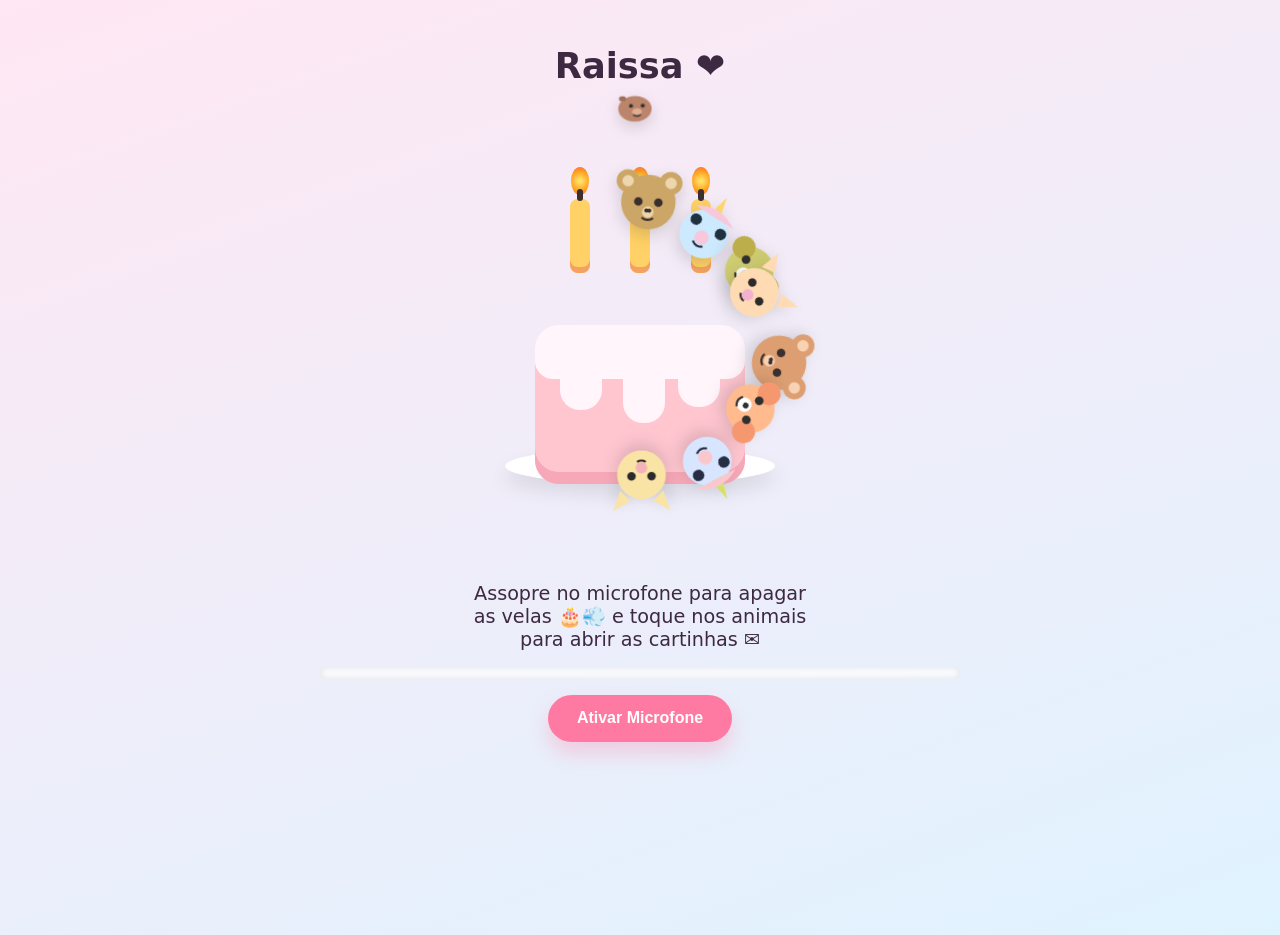
<file: index.html>
<!DOCTYPE html>
<html lang="pt-BR">
  <head>
    <meta charset="UTF-8" />
    <meta name="viewport" content="width=device-width, initial-scale=1" />
    <title>Feliz Aniversário Raissa</title>
    <link rel="stylesheet" href="style.css" />
  </head>
  <body data-stage="0">
    <canvas id="confetti" aria-hidden="true"></canvas>
    <div id="balloons" aria-hidden="true"></div>

    <main class="page">
      <header class="hero">
        <p class="title">Raissa ❤️</p>
      </header>

      <section class="stage" aria-live="polite">
        <div class="sparkles" aria-hidden="true">
          <span></span><span></span><span></span><span></span><span></span>
          <span></span><span></span><span></span><span></span><span></span>
        </div>
        <div class="animals" aria-hidden="true"></div>

        <div class="cake" role="img" aria-label="Bolo de aniversário com velas">
          <div class="plate"></div>
          <div class="cake-base">
            <div class="icing"></div>
            <div class="drip"></div>
            <div class="drip"></div>
            <div class="drip"></div>
          </div>
          <div class="candles" aria-hidden="true">
            <div class="candle lit" data-index="0"><span class="flame"></span></div>
            <div class="candle lit" data-index="1"><span class="flame"></span></div>
            <div class="candle lit" data-index="2"><span class="flame"></span></div>
          </div>
        </div>
      </section>

      <section class="controls">
        <p class="instruction">
          Assopre no microfone para apagar as velas 🎂💨 e toque nos animais para abrir as cartinhas ✉️
        </p>
        <div class="meter" aria-hidden="true">
          <div class="meter-fill" id="meterFill"></div>
        </div>
        <button class="btn" id="micButton">Ativar Microfone</button>
        <button class="btn btn-secondary hidden" id="fallbackButton">
          Toque para apagar
        </button>
      </section>

      <section class="message" id="message" aria-live="polite">
        FELIZ ANIVERSÁRIO MEU AMOR EU TE AMO!
      </section>
    </main>

    <div class="modal hidden" id="letterModal" aria-hidden="true" role="dialog" aria-modal="true">
      <div class="modal-backdrop" data-close="true"></div>
      <div class="modal-card" role="document">
        <button class="modal-close" type="button" aria-label="Fechar">×</button>
        <p class="modal-sender" id="modalSender"></p>
        <div class="envelope" aria-hidden="true">
          <div class="envelope-flap"></div>
          <div class="envelope-body"></div>
          <div class="letter">
            <p id="modalMessage"></p>
          </div>
        </div>
      </div>
    </div>

    <script src="app.js"></script>
  </body>
</html>
</file>
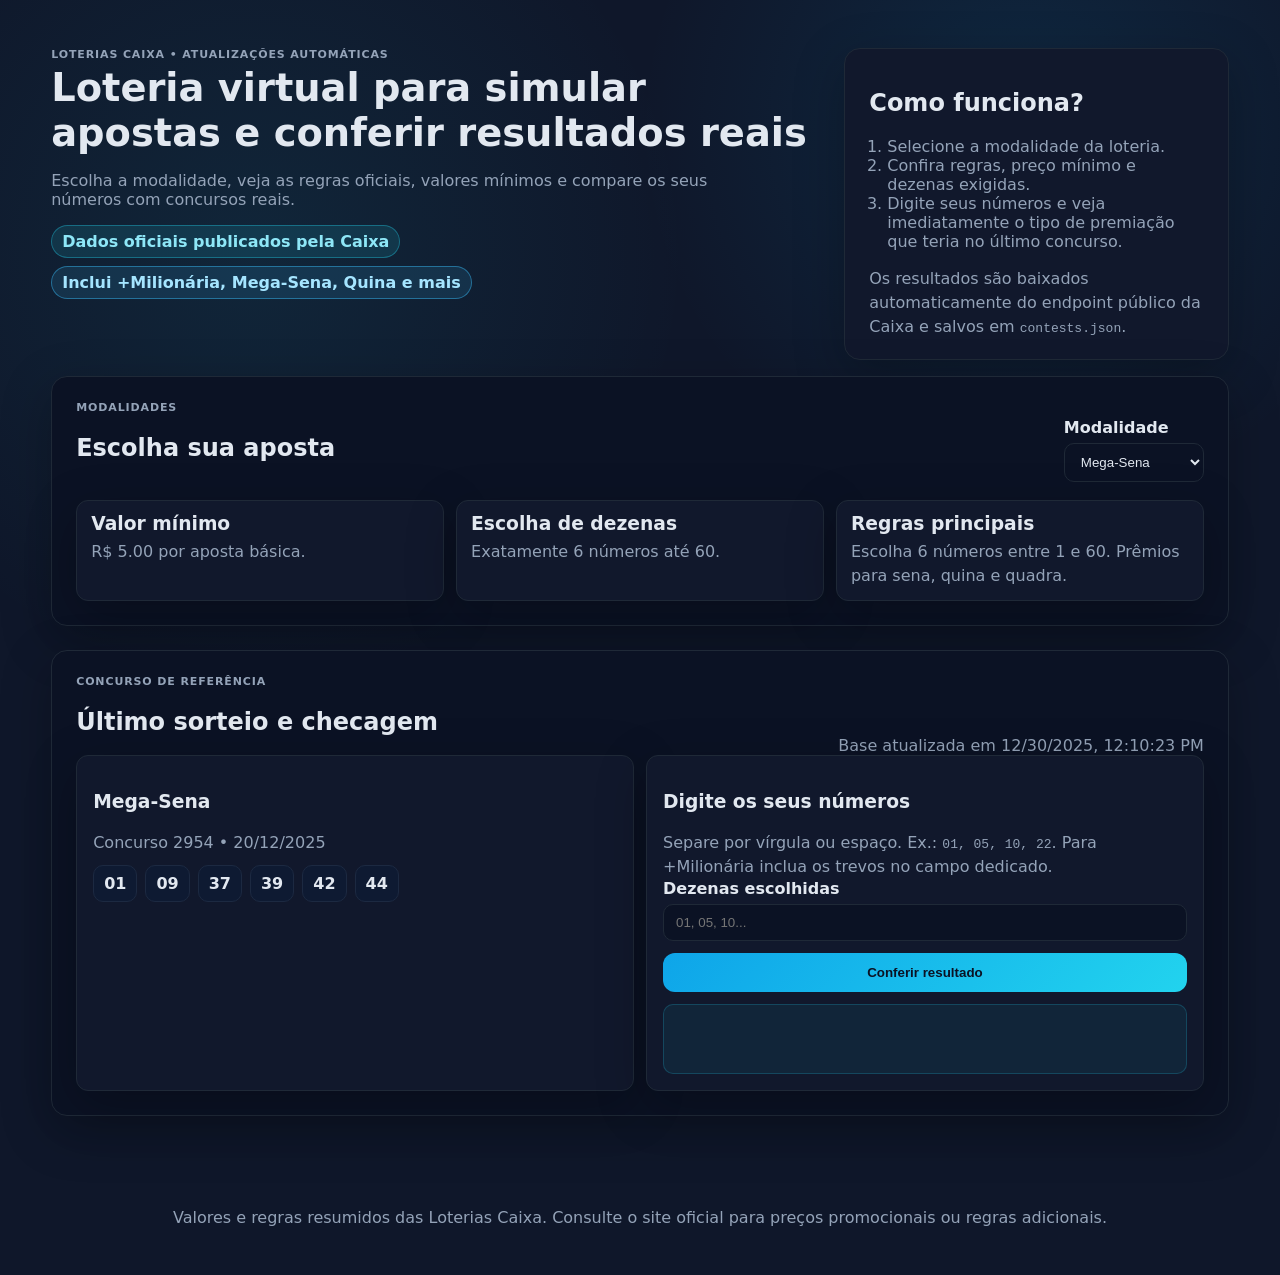
<file: public/index.html>
<!DOCTYPE html>
<html lang="pt-BR">
<head>
  <meta charset="UTF-8" />
  <meta name="viewport" content="width=device-width, initial-scale=1.0" />
  <title>Loteria Caixa Virtual</title>
  <link rel="stylesheet" href="styles.css" />
</head>
<body>
  <header class="hero">
    <div>
      <p class="eyebrow">Loterias Caixa • Atualizações automáticas</p>
      <h1>Loteria virtual para simular apostas e conferir resultados reais</h1>
      <p class="lead">Escolha a modalidade, veja as regras oficiais, valores mínimos e compare os seus números com concursos reais.</p>
      <div class="hero-meta">
        <span class="pill">Dados oficiais publicados pela Caixa</span>
        <span class="pill pill-alt">Inclui +Milionária, Mega-Sena, Quina e mais</span>
      </div>
    </div>
    <div class="hero-card">
      <h2>Como funciona?</h2>
      <ol>
        <li>Selecione a modalidade da loteria.</li>
        <li>Confira regras, preço mínimo e dezenas exigidas.</li>
        <li>Digite seus números e veja imediatamente o tipo de premiação que teria no último concurso.</li>
      </ol>
      <p class="small">Os resultados são baixados automaticamente do endpoint público da Caixa e salvos em <code>contests.json</code>.</p>
    </div>
  </header>

  <main class="layout">
    <section class="panel">
      <div class="panel-header">
        <div>
          <p class="eyebrow">Modalidades</p>
          <h2>Escolha sua aposta</h2>
        </div>
        <div class="select-wrapper">
          <label for="modality" class="label">Modalidade</label>
          <select id="modality"></select>
        </div>
      </div>

      <div class="cards" id="rules"></div>
    </section>

    <section class="panel">
      <div class="panel-header">
        <div>
          <p class="eyebrow">Concurso de referência</p>
          <h2>Último sorteio e checagem</h2>
        </div>
        <div class="meta" id="generatedAt"></div>
      </div>

      <div class="contest-grid">
        <div class="contest-card" id="contestDetails"></div>
        <div class="contest-card">
          <h3>Digite os seus números</h3>
          <p class="small">Separe por vírgula ou espaço. Ex.: <code>01, 05, 10, 22</code>. Para +Milionária inclua os trevos no campo dedicado.</p>
          <div class="input-group">
            <label for="numbers" class="label">Dezenas escolhidas</label>
            <input id="numbers" type="text" placeholder="01, 05, 10..." />
          </div>
          <div class="input-group" id="trevosGroup" hidden>
            <label for="trevos" class="label">Trevos (+Milionária)</label>
            <input id="trevos" type="text" placeholder="1, 4" />
          </div>
          <button id="checkBtn" class="btn">Conferir resultado</button>
          <div id="result" class="result"></div>
        </div>
      </div>
    </section>
  </main>

  <footer class="footer">
    <p>Valores e regras resumidos das Loterias Caixa. Consulte o site oficial para preços promocionais ou regras adicionais.</p>
  </footer>

  <script src="app.js"></script>
</body>
</html>
</file>
<file: style.css>
:root {
  color-scheme: light;
  font-family: "Segoe UI", system-ui, -apple-system, sans-serif;
  --bg-1: #ffe7f3;
  --bg-2: #dff3ff;
  --accent: #ff7aa2;
  --accent-dark: #e4577a;
  --text: #3d2942;
  --max-width: 640px;
  --ease-standard: cubic-bezier(0.22, 1, 0.36, 1);
  --ease-gentle: cubic-bezier(0.4, 0, 0.2, 1);
  --duration-fast: 220ms;
  --duration-medium: 320ms;
  --duration-slow: 420ms;
}

* {
  box-sizing: border-box;
  margin: 0;
  padding: 0;
}

body {
  min-height: 100vh;
  background: linear-gradient(160deg, var(--bg-1), var(--bg-2));
  color: var(--text);
  display: flex;
  justify-content: center;
  padding: 2vh 4vw 6vh;
  position: relative;
  overflow-x: hidden;
  overscroll-behavior-x: none;
}

body.modal-open {
  overflow: hidden;
}

#confetti,
#balloons {
  position: fixed;
  inset: 0;
  pointer-events: none;
  z-index: 1;
}

#confetti {
  width: 100%;
  height: 100%;
}

#balloons {
  display: flex;
  flex-wrap: wrap;
  align-content: flex-start;
  gap: 1rem;
  padding: 2rem 1.5rem;
  opacity: 0;
  transition: opacity var(--duration-slow) var(--ease-standard);
}

body[data-stage="2"] #balloons,
body[data-stage="3"] #balloons {
  opacity: 1;
}

.page {
  width: min(100%, var(--max-width));
  display: flex;
  flex-direction: column;
  align-items: center;
  gap: 2vh;
  text-align: center;
  z-index: 2;
}

.hero .title {
  font-size: clamp(1.4rem, 4vw, 2.2rem);
  font-weight: 700;
  margin-top: 1vh;
}

.stage {
  position: relative;
  width: min(92vw, 460px);
  height: min(92vw, 460px);
  display: flex;
  align-items: center;
  justify-content: center;
}

.sparkles {
  position: absolute;
  inset: 0;
  pointer-events: none;
  opacity: 0;
}

.sparkles span {
  position: absolute;
  width: 10px;
  height: 10px;
  background: radial-gradient(circle, #fff7d6 0%, rgba(255, 255, 255, 0) 70%);
  animation: sparkle 2s ease-out forwards;
}

.sparkles span:nth-child(1) {
  top: 18%;
  left: 50%;
}

.sparkles span:nth-child(2) {
  top: 30%;
  left: 20%;
}

.sparkles span:nth-child(3) {
  top: 40%;
  left: 78%;
}

.sparkles span:nth-child(4) {
  top: 58%;
  left: 14%;
}

.sparkles span:nth-child(5) {
  top: 62%;
  left: 82%;
}

.sparkles span:nth-child(6) {
  top: 20%;
  left: 68%;
}

.sparkles span:nth-child(7) {
  top: 70%;
  left: 38%;
}

.sparkles span:nth-child(8) {
  top: 46%;
  left: 34%;
}

.sparkles span:nth-child(9) {
  top: 24%;
  left: 32%;
}

.sparkles span:nth-child(10) {
  top: 48%;
  left: 58%;
}

.sparkles.active {
  opacity: 1;
}

@keyframes sparkle {
  0% {
    transform: scale(0.2);
    opacity: 0;
  }
  60% {
    transform: scale(1.2);
    opacity: 1;
  }
  100% {
    transform: scale(0.1);
    opacity: 0;
  }
}

.animals {
  position: absolute;
  inset: 0;
}

.animal {
  position: absolute;
  width: var(--size, clamp(54px, 13vw, 86px));
  height: var(--size, clamp(54px, 13vw, 86px));
  left: 50%;
  top: 50%;
  --scale: 1;
  --lift: 0px;
  --blur: 0px;
  transform: translate(-50%, -50%) rotate(var(--angle))
    translateY(calc(-1 * var(--radius))) scale(var(--scale))
    translateY(var(--lift));
  transition: transform var(--duration-medium) var(--ease-standard);
  filter: blur(var(--blur));
  opacity: 0;
  pointer-events: none;
  z-index: var(--depth, 1);
}

.animal-inner {
  width: 100%;
  height: 100%;
  transform: translateZ(0);
  will-change: transform;
}

.animal svg {
  width: 100%;
  height: 100%;
  filter: hue-rotate(var(--hue, 0deg)) drop-shadow(0 6px 8px rgba(0,0,0,0.14));
}

.animal.is-active {
  opacity: 1;
  pointer-events: auto;
  will-change: transform, filter, opacity;
}

body[data-stage="1"] .animal[data-dance="bounce"] .animal-inner {
  animation: danceA 2.1s ease-in-out infinite;
}

body[data-stage="1"] .animal[data-dance="sway"] .animal-inner {
  animation: danceB 2.4s ease-in-out infinite;
}

body[data-stage="2"] .animal[data-dance="bounce"] .animal-inner {
  animation: danceA 1.6s ease-in-out infinite;
}

body[data-stage="2"] .animal[data-dance="sway"] .animal-inner {
  animation: danceB 1.8s ease-in-out infinite;
}

body[data-stage="2"] .animal[data-dance="spin"] .animal-inner {
  animation: danceC 1.7s ease-in-out infinite;
}

body[data-stage="2"] .animal[data-dance="shimmy"] .animal-inner {
  animation: danceD 1.4s ease-in-out infinite;
}

body[data-stage="2"] .animal[data-dance="hop"] .animal-inner {
  animation: danceE 1.2s ease-in-out infinite;
}

body[data-stage="3"] .animal[data-dance="bounce"] .animal-inner {
  animation: danceA 1.1s ease-in-out infinite;
}

body[data-stage="3"] .animal[data-dance="sway"] .animal-inner {
  animation: danceB 1.2s ease-in-out infinite;
}

body[data-stage="3"] .animal[data-dance="spin"] .animal-inner {
  animation: danceC 1.1s ease-in-out infinite;
}

body[data-stage="3"] .animal[data-dance="shimmy"] .animal-inner {
  animation: danceD 1s ease-in-out infinite;
}

body[data-stage="3"] .animal[data-dance="hop"] .animal-inner {
  animation: danceE 0.9s ease-in-out infinite;
}

.animal.letter-carrier {
  --scale: 1.24;
  --lift: -10px;
  --blur: 0px;
  z-index: 6;
}

.animal.letter-pop {
  animation: letter-pop var(--duration-medium) var(--ease-standard);
}

.letter-icon {
  position: absolute;
  bottom: -10px;
  left: 50%;
  transform: translateX(-50%);
  width: 48px;
  height: 48px;
  border: none;
  background: #fff;
  border-radius: 999px;
  box-shadow: 0 10px 18px rgba(0, 0, 0, 0.15);
  display: flex;
  align-items: center;
  justify-content: center;
  cursor: pointer;
  opacity: 0;
  pointer-events: none;
  animation: letter-wiggle 1.8s ease-in-out infinite;
  will-change: transform;
}

.animal.letter-carrier .letter-icon {
  opacity: 1;
  pointer-events: auto;
}

.letter-icon svg {
  width: 26px;
  height: 26px;
}

@keyframes arrive {
  0% {
    transform: translate(-50%, -50%) rotate(var(--angle))
      translateY(calc(-1 * (var(--radius) + 40px))) scale(0.8);
    opacity: 0;
  }
  100% {
    transform: translate(-50%, -50%) rotate(var(--angle))
      translateY(calc(-1 * var(--radius))) scale(1);
    opacity: 1;
  }
}

@keyframes dance-soft {
  0%,
  100% {
    transform: translateY(0) scale(1);
  }
  50% {
    transform: translateY(-6px) scale(1.03);
  }
}

@keyframes danceA {
  0%,
  100% {
    transform: translateY(0) scale(1);
  }
  50% {
    transform: translateY(-10px) scale(1.05);
  }
}

@keyframes danceB {
  0%,
  100% {
    transform: translateX(-5px) scale(1.01);
  }
  50% {
    transform: translateX(5px) scale(1.04);
  }
}

@keyframes danceC {
  0%,
  100% {
    transform: rotate(-6deg) scale(1.01);
  }
  50% {
    transform: rotate(6deg) scale(1.04);
  }
}

@keyframes danceD {
  0%,
  100% {
    transform: translateX(0) scale(1.02);
  }
  50% {
    transform: translateX(8px) scale(1.05);
  }
}

@keyframes danceE {
  0%,
  100% {
    transform: translateY(0) scale(1.02);
  }
  50% {
    transform: translateY(-14px) scale(1.08);
  }
}

@keyframes letter-wiggle {
  0%,
  100% {
    transform: translateX(-50%) rotate(-3deg);
  }
  50% {
    transform: translateX(-50%) rotate(3deg);
  }
}

@keyframes letter-pop {
  0% {
    transform: scale(0.9);
  }
  100% {
    transform: scale(1);
  }
}

.cake {
  position: relative;
  width: clamp(200px, 55vw, 300px);
  height: clamp(200px, 55vw, 300px);
  display: flex;
  flex-direction: column;
  align-items: center;
  justify-content: flex-end;
}

.plate {
  width: 90%;
  height: 12%;
  background: #ffffff;
  border-radius: 50%;
  box-shadow: 0 10px 20px rgba(0, 0, 0, 0.1);
  position: absolute;
  bottom: 0;
}

.cake-base {
  width: 70%;
  height: 45%;
  background: #ffc6d0;
  border-radius: 0 0 24px 24px;
  position: relative;
  box-shadow: inset 0 -12px 0 #f6a8b8;
}

.icing {
  position: absolute;
  top: -18%;
  left: 0;
  width: 100%;
  height: 40%;
  background: #fff5fa;
  border-radius: 24px 24px 18px 18px;
}

.drip {
  position: absolute;
  top: 15%;
  width: 20%;
  height: 35%;
  background: #fff5fa;
  border-radius: 0 0 20px 20px;
}

.drip:nth-child(2) {
  left: 12%;
  height: 30%;
}

.drip:nth-child(3) {
  left: 42%;
  height: 40%;
}

.drip:nth-child(4) {
  left: 68%;
  height: 28%;
}

.candles {
  position: absolute;
  top: 5%;
  width: 55%;
  display: flex;
  justify-content: space-between;
  padding: 0 4%;
}

.candle {
  width: clamp(16px, 4vw, 20px);
  height: clamp(54px, 12vw, 74px);
  background: #ffd166;
  border-radius: 8px;
  position: relative;
  box-shadow: inset 0 -6px 0 #f4a261;
}

.candle::after {
  content: "";
  position: absolute;
  top: -10px;
  left: 50%;
  width: 6px;
  height: 12px;
  background: #3b2f2f;
  transform: translateX(-50%);
  border-radius: 3px;
}

.flame {
  position: absolute;
  top: -32px;
  left: 50%;
  width: 18px;
  height: 28px;
  background: radial-gradient(circle, #ffe066 10%, #ff9f1c 60%, #ff5d5d);
  border-radius: 50% 50% 50% 50%;
  transform: translateX(-50%);
  animation: flicker 0.4s infinite alternate;
}

.candle:not(.lit) .flame {
  display: none;
}

.candle.smoke::before {
  content: "";
  position: absolute;
  top: -40px;
  left: 50%;
  width: 16px;
  height: 16px;
  border-radius: 50%;
  background: rgba(200, 200, 200, 0.6);
  transform: translateX(-50%);
  animation: smoke 2s ease-out forwards;
}

@keyframes flicker {
  0% {
    transform: translateX(-50%) scale(1);
  }
  100% {
    transform: translateX(-50%) scale(1.1) translateY(-2px);
  }
}

@keyframes smoke {
  0% {
    opacity: 0.8;
    transform: translateX(-50%) translateY(0) scale(1);
  }
  100% {
    opacity: 0;
    transform: translateX(-50%) translateY(-30px) scale(1.4);
  }
}

.controls {
  width: 100%;
  display: flex;
  flex-direction: column;
  gap: 1rem;
  align-items: center;
}

.instruction {
  font-size: clamp(1rem, 4vw, 1.2rem);
  max-width: 28ch;
}

.meter {
  width: 100%;
  height: 12px;
  border-radius: 999px;
  background: rgba(255, 255, 255, 0.7);
  overflow: hidden;
  box-shadow: inset 0 0 6px rgba(0, 0, 0, 0.1);
}

.meter-fill {
  height: 100%;
  width: 0%;
  background: linear-gradient(90deg, #9bf6ff, #ffadad, #ffd6a5);
  transition: width 0.1s linear;
}

.btn {
  background: var(--accent);
  color: #fff;
  border: none;
  padding: 0.9rem 1.8rem;
  border-radius: 999px;
  font-size: 1rem;
  font-weight: 600;
  box-shadow: 0 12px 20px rgba(255, 122, 162, 0.3);
  cursor: pointer;
}

.btn:active {
  transform: scale(0.98);
}

.btn-secondary {
  background: #6c6cff;
  box-shadow: 0 12px 20px rgba(108, 108, 255, 0.3);
}

.hidden {
  display: none;
}

.message {
  font-size: clamp(1.8rem, 6vw, 3rem);
  font-weight: 800;
  margin-top: 1vh;
  opacity: 0;
  transform: translateY(10px);
  transition: opacity var(--duration-slow) var(--ease-standard),
    transform var(--duration-slow) var(--ease-standard);
  background: linear-gradient(90deg, #ffadad, #ffd6a5, #caffbf, #9bf6ff, #bdb2ff, #ffc6ff);
  -webkit-background-clip: text;
  color: transparent;
  animation: rainbow 4s linear infinite;
}

body[data-stage="3"] .message {
  opacity: 1;
  transform: translateY(0);
}

@keyframes rainbow {
  0% {
    filter: hue-rotate(0deg);
  }
  100% {
    filter: hue-rotate(360deg);
  }
}

.balloon {
  width: clamp(34px, 10vw, 60px);
  height: clamp(44px, 14vw, 80px);
  border-radius: 50% 50% 48% 48%;
  position: relative;
  animation: float 6s ease-in-out infinite;
}

.balloon::after {
  content: "";
  position: absolute;
  bottom: -12px;
  left: 50%;
  width: 2px;
  height: 14px;
  background: rgba(0, 0, 0, 0.2);
  transform: translateX(-50%);
}

@keyframes float {
  0%,
  100% {
    transform: translateY(0);
  }
  50% {
    transform: translateY(-20px);
  }
}

.modal {
  position: fixed;
  inset: 0;
  display: flex;
  align-items: center;
  justify-content: center;
  padding: clamp(0.8rem, 3vw, 1.5rem);
  z-index: 10;
  overflow-y: auto;
}

.modal.hidden {
  display: none;
}

.modal-backdrop {
  position: absolute;
  inset: 0;
  background: rgba(25, 15, 35, 0.55);
  backdrop-filter: blur(2px);
}

.modal-card {
  animation: card-fade 280ms var(--ease-standard);
  position: relative;
  width: min(92vw, 460px);
  max-height: min(86vh, 620px);
  background: linear-gradient(180deg, #fffef8 0%, #fff7ec 100%);
  border-radius: 24px;
  padding: 1.8rem 1.2rem 1.4rem;
  box-shadow: 0 24px 50px rgba(44, 22, 51, 0.24);
  display: flex;
  flex-direction: column;
  gap: 0.9rem;
  z-index: 1;
  border: 1px solid rgba(179, 130, 79, 0.2);
}

.modal-sender {
  font-weight: 700;
  font-size: 1.08rem;
  color: #7c5a3a;
  letter-spacing: 0.02em;
  padding-right: 2.6rem;
}

.modal-close {
  position: absolute;
  top: 10px;
  right: 12px;
  border: none;
  background: #f6eee3;
  border-radius: 999px;
  width: 36px;
  height: 36px;
  font-size: 1.4rem;
  cursor: pointer;
}

.envelope {
  position: relative;
  width: 100%;
  height: 252px;
  display: flex;
  align-items: center;
  justify-content: center;
  overflow: hidden;
  border-radius: 20px;
  background: radial-gradient(circle at top, #fff4df 0%, #f8e4c8 66%, #f3d9b4 100%);
  border: 1px solid #e9cda3;
  perspective: 1100px;
}

.envelope-body {
  position: absolute;
  inset: auto 0 0;
  width: calc(100% - 0.8rem);
  height: 156px;
  background: linear-gradient(180deg, #fcefd8 0%, #f6dfbd 100%);
  border-radius: 16px;
  border: 1px solid #e2bf8b;
  z-index: 1;
}

.envelope-body::before,
.envelope-body::after {
  content: "";
  position: absolute;
  bottom: 0;
  width: 50%;
  height: 100%;
  background: linear-gradient(180deg, rgba(248, 225, 189, 0.92) 0%, rgba(240, 203, 154, 0.85) 100%);
  z-index: 2;
  pointer-events: none;
}

.envelope-body::before {
  left: 0;
  clip-path: polygon(0 0, 100% 50%, 0 100%);
}

.envelope-body::after {
  right: 0;
  clip-path: polygon(100% 0, 0 50%, 100% 100%);
}

.envelope-flap {
  position: absolute;
  top: 27px;
  width: calc(100% - 0.8rem);
  height: 124px;
  background: linear-gradient(180deg, #f9e7c8 0%, #f2d5a8 100%);
  clip-path: polygon(0 100%, 50% 0, 100% 100%);
  transform-origin: 50% 0;
  transform: rotateX(0deg);
  transition: transform 460ms var(--ease-standard);
  z-index: 4;
  border-top: 1px solid #e0bb84;
  backface-visibility: hidden;
}

.letter {
  position: relative;
  width: 90%;
  max-height: 174px;
  background: linear-gradient(180deg, #fffefc 0%, #fff7eb 100%);
  border-radius: 14px;
  padding: 1rem 1rem 1.1rem;
  border: 1px solid #efdbb9;
  box-shadow: 0 10px 22px rgba(67, 42, 20, 0.15);
  transform: translateY(132px);
  transition: transform 460ms var(--ease-standard);
  overflow-y: auto;
  z-index: 3;
  will-change: transform;
}

.modal.open .envelope-flap {
  transform: rotateX(-168deg);
}

.modal.open .letter {
  transform: translateY(6px);
}

#modalMessage {
  text-align: left;
  letter-spacing: 0.01em;
  line-height: 1.58;
  font-size: 0.98rem;
  white-space: pre-line;
  color: #5d4228;
}


@keyframes card-fade {
  from { opacity: 0; transform: translateY(10px) scale(0.98); }
  to { opacity: 1; transform: translateY(0) scale(1); }
}

.letter::before {
  content: "";
  position: absolute;
  inset: 8px;
  border-radius: 10px;
  border: 1px dashed rgba(193, 140, 86, 0.3);
  pointer-events: none;
}
@media (prefers-reduced-motion: reduce) {
  * {
    animation-duration: 0.01ms !important;
    animation-iteration-count: 1 !important;
    transition-duration: 0.01ms !important;
  }

  .meter-fill {
    transition: none;
  }

  .sparkles span {
    animation: none;
  }

  .letter-icon {
    animation: none;
  }
}

@media (min-width: 768px) {
  body {
    padding: 4vh 4vw 6vh;
  }
}
</file>
<file: public/styles.css>
:root {
  --bg: #0f172a;
  --panel: #0b1224;
  --card: #11182c;
  --text: #e2e8f0;
  --muted: #94a3b8;
  --accent: #22d3ee;
  --accent-strong: #38bdf8;
  --border: #1f2937;
  --shadow: 0 15px 50px rgba(0, 0, 0, 0.25);
  font-family: "Inter", system-ui, -apple-system, BlinkMacSystemFont, "Segoe UI", sans-serif;
}

* {
  box-sizing: border-box;
}

body {
  margin: 0;
  background: radial-gradient(circle at 20% 20%, rgba(34, 211, 238, 0.08), transparent 30%),
    radial-gradient(circle at 80% 10%, rgba(14, 165, 233, 0.12), transparent 25%),
    var(--bg);
  color: var(--text);
}

.hero {
  display: grid;
  grid-template-columns: 2fr 1fr;
  gap: 24px;
  padding: 48px clamp(16px, 4vw, 56px) 16px;
}

.hero h1 {
  margin: 0 0 12px;
  font-size: clamp(28px, 3vw, 44px);
}

.lead {
  color: var(--muted);
  max-width: 720px;
}

.hero-card {
  background: var(--card);
  padding: 20px 24px;
  border: 1px solid var(--border);
  border-radius: 16px;
  box-shadow: var(--shadow);
}

.hero-card ol {
  padding-left: 18px;
  color: var(--muted);
}

.hero-meta {
  display: flex;
  gap: 8px;
  margin-top: 14px;
  flex-wrap: wrap;
}

.pill {
  background: rgba(34, 211, 238, 0.12);
  border: 1px solid rgba(34, 211, 238, 0.35);
  color: #8ee7f7;
  padding: 6px 10px;
  border-radius: 999px;
  font-weight: 600;
}

.pill-alt {
  background: rgba(56, 189, 248, 0.12);
  border-color: rgba(56, 189, 248, 0.45);
  color: #a5e5ff;
}

.layout {
  padding: 0 clamp(16px, 4vw, 56px) 56px;
  display: flex;
  flex-direction: column;
  gap: 24px;
}

.panel {
  background: var(--panel);
  border: 1px solid var(--border);
  border-radius: 16px;
  padding: 24px;
  box-shadow: var(--shadow);
}

.panel-header {
  display: flex;
  justify-content: space-between;
  align-items: flex-end;
  gap: 12px;
  flex-wrap: wrap;
}

.cards {
  display: grid;
  grid-template-columns: repeat(auto-fit, minmax(220px, 1fr));
  gap: 12px;
  margin-top: 18px;
}

.rule-card {
  background: var(--card);
  border: 1px solid var(--border);
  padding: 12px 14px;
  border-radius: 12px;
  box-shadow: var(--shadow);
}

.rule-card h3 {
  margin: 0 0 6px;
}

.rule-card p,
.small {
  color: var(--muted);
  margin: 4px 0 0;
  line-height: 1.5;
}

.label {
  display: block;
  font-weight: 700;
  margin-bottom: 6px;
}

.select-wrapper select,
input {
  width: 100%;
  padding: 10px 12px;
  background: #0b1224;
  color: var(--text);
  border: 1px solid var(--border);
  border-radius: 10px;
}

.input-group {
  margin-bottom: 12px;
}

.btn {
  background: linear-gradient(135deg, #0ea5e9, #22d3ee);
  color: #0b1224;
  font-weight: 800;
  border: none;
  padding: 12px 16px;
  border-radius: 12px;
  cursor: pointer;
  width: 100%;
  transition: transform 120ms ease, box-shadow 120ms ease;
}

.btn:hover {
  transform: translateY(-1px);
  box-shadow: 0 10px 30px rgba(34, 211, 238, 0.35);
}

.contest-grid {
  display: grid;
  grid-template-columns: repeat(auto-fit, minmax(280px, 1fr));
  gap: 12px;
}

.contest-card {
  background: var(--card);
  border: 1px solid var(--border);
  border-radius: 12px;
  padding: 16px;
  box-shadow: var(--shadow);
}

.badge {
  display: inline-block;
  padding: 6px 10px;
  border-radius: 999px;
  border: 1px solid rgba(34, 211, 238, 0.35);
  color: #8ee7f7;
  font-weight: 700;
  margin: 0 6px 6px 0;
}

.numbers {
  display: flex;
  flex-wrap: wrap;
  gap: 8px;
  margin: 10px 0;
}

.number-chip {
  background: #0e1a32;
  border: 1px solid #1c2941;
  border-radius: 10px;
  padding: 8px 10px;
  font-weight: 700;
}

.result {
  margin-top: 12px;
  padding: 12px;
  border-radius: 10px;
  background: rgba(34, 211, 238, 0.07);
  border: 1px solid rgba(34, 211, 238, 0.2);
  min-height: 70px;
}

.footer {
  padding: 20px clamp(16px, 4vw, 56px) 32px;
  color: var(--muted);
  text-align: center;
}

.eyebrow {
  text-transform: uppercase;
  letter-spacing: 0.08em;
  font-weight: 800;
  font-size: 11px;
  color: var(--muted);
  margin: 0 0 4px;
}

.meta {
  color: var(--muted);
}

@media (max-width: 900px) {
  .hero {
    grid-template-columns: 1fr;
  }
}
</file>
